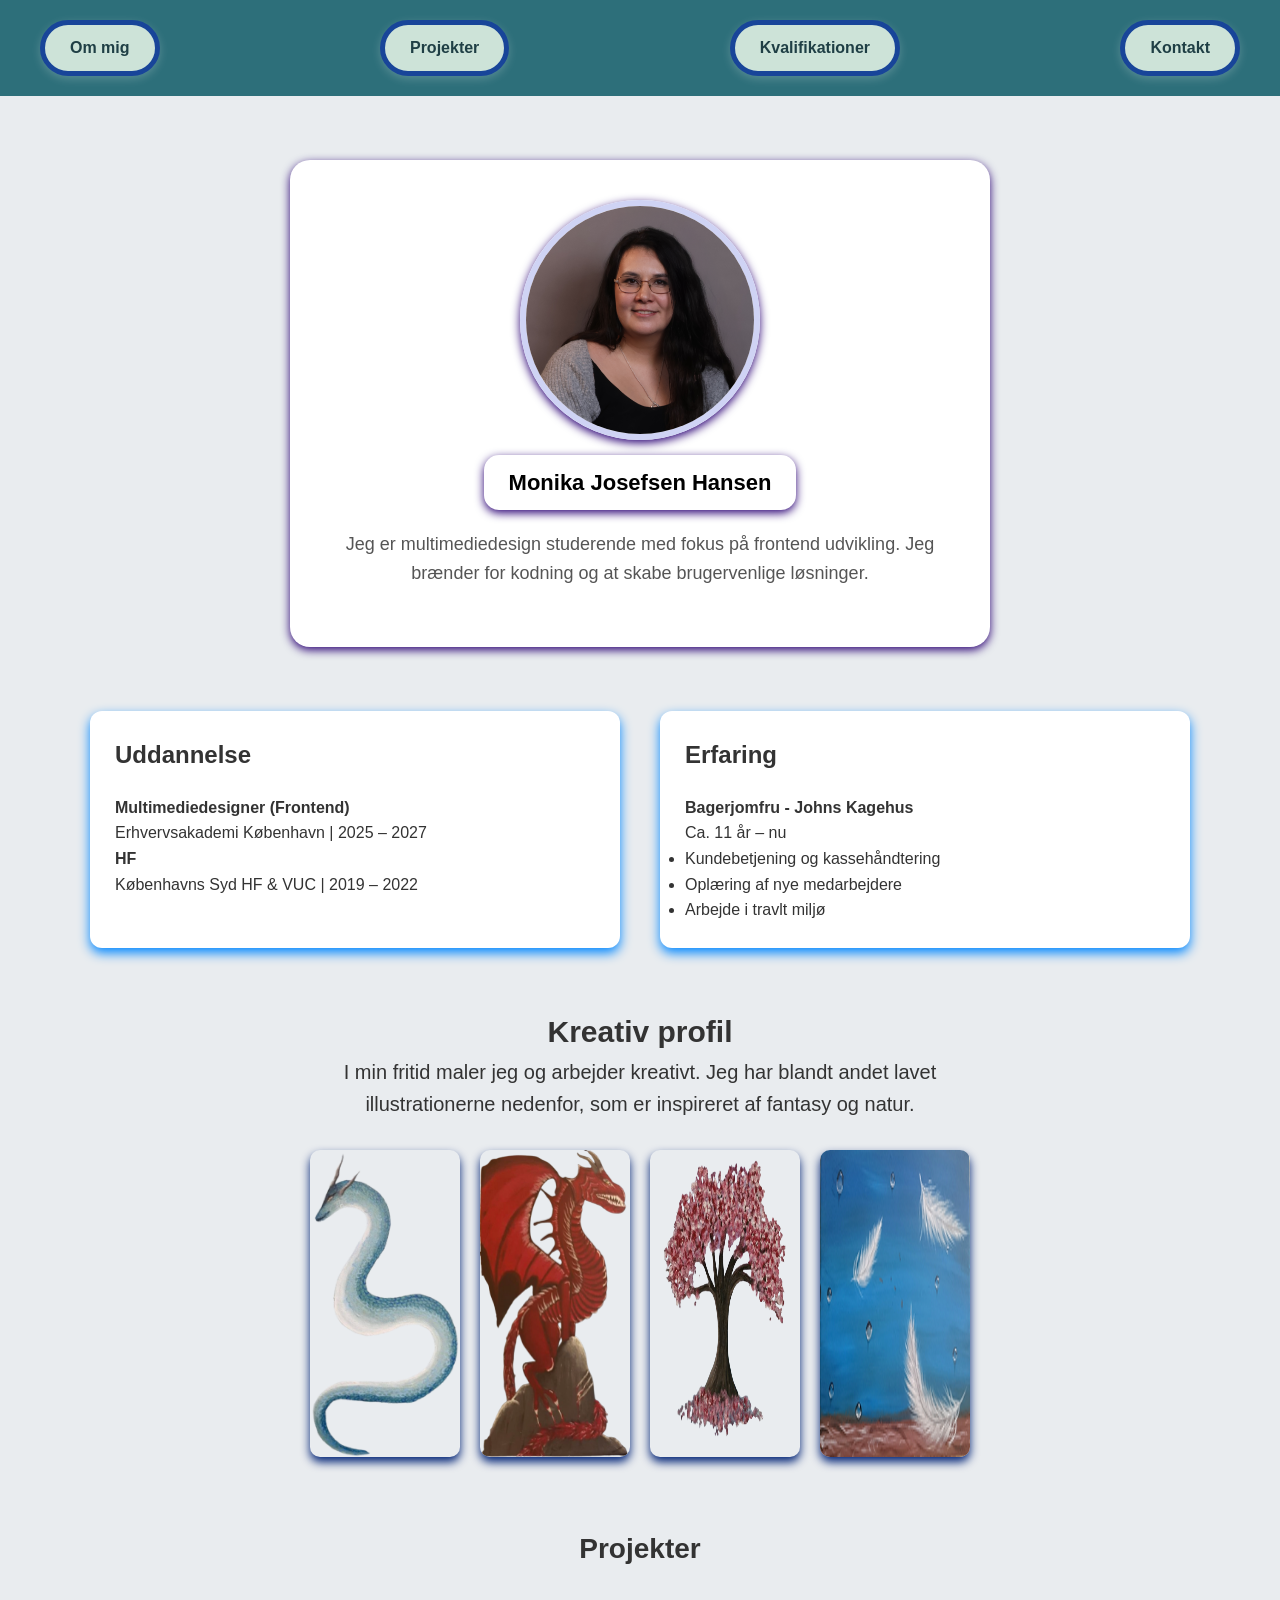
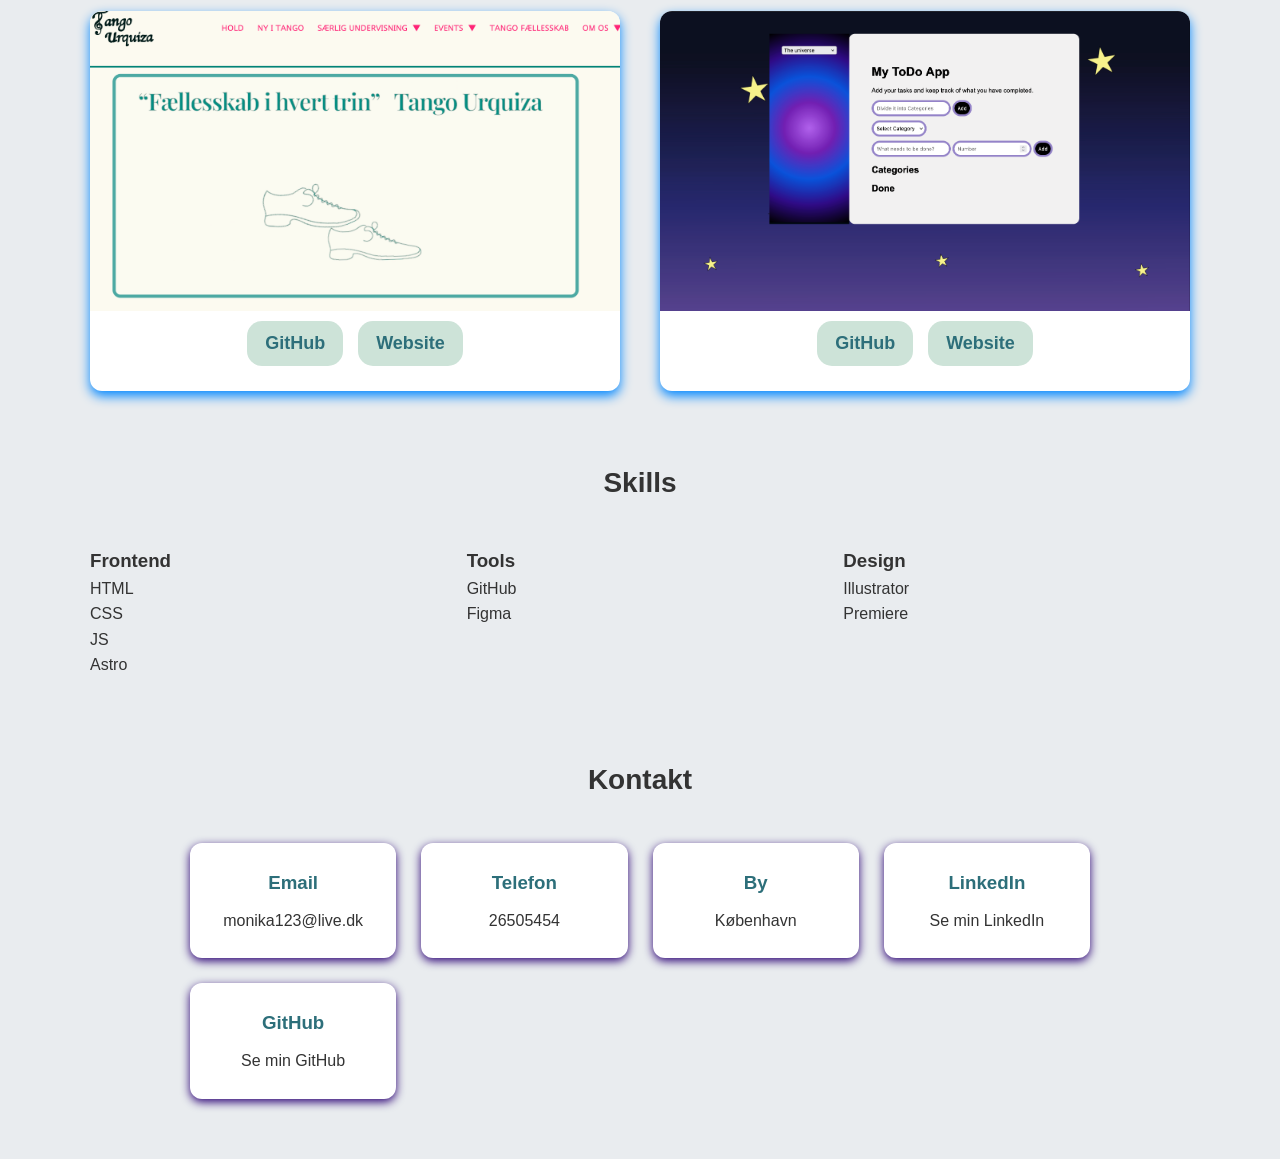
<file: index.html>
<!doctype html>
<html lang="da">
  <head>
    <meta charset="UTF-8" />
    <meta name="viewport" content="width=device-width, initial-scale=1.0" />
    <title>Monika Josefsen Hansen - Portfolio</title>
    <link rel="stylesheet" href="css.css" />
  </head>
  <body>
    <!-- Navigation -->
    <nav class="hero-nav">
      <a href="#om">Om mig</a>
      <a href="#projekter">Projekter</a>
      <a href="#kvalifikationer">Kvalifikationer</a>
      <a href="#kontakt">Kontakt</a>
    </nav>

    <!-- Header / Profil -->
    <header class="profile-header">
      <div class="profile-img-container">
        <img src="img/Monika-JPG.png" alt="Monika" class="monika-img" />
      </div>
      <h1>Monika Josefsen Hansen</h1>
      <section class="intro">
        <p>Jeg er multimediedesign studerende med fokus på frontend udvikling. Jeg brænder for kodning og at skabe brugervenlige løsninger.</p>
      </section>
    </header>

    <main class="container">
      <!-- Uddannelse & Erfaring -->
      <section id="om" class="grid-2">
        <div class="card">
          <h2 class="title-yellow">Uddannelse</h2>
          <div class="edu-item">
            <p><strong>Multimediedesigner (Frontend)</strong></p>
            <p>Erhvervsakademi København | 2025 – 2027</p>
          </div>
          <div class="edu-item">
            <p><strong>HF</strong></p>
            <p>Københavns Syd HF & VUC | 2019 – 2022</p>
          </div>
        </div>

        <div class="card">
          <h2 class="title-yellow">Erfaring</h2>
          <p><strong>Bagerjomfru - Johns Kagehus</strong></p>
          <p>Ca. 11 år – nu</p>
          <ul class="task-list">
            <li>Kundebetjening og kassehåndtering</li>
            <li>Oplæring af nye medarbejdere</li>
            <li>Arbejde i travlt miljø</li>
          </ul>
        </div>
      </section>

      <section class="creative-section">
        <div class="creative-text">
          <h2>Kreativ profil</h2>

          <p>I min fritid maler jeg og arbejder kreativt. Jeg har blandt andet lavet illustrationerne nedenfor, som er inspireret af fantasy og natur.</p>
        </div>

        <div class="creative-images">
          <img src="img/blue.png" alt="Illustration" />

          <img src="img/red.png" alt="Drage illustration" />

          <img src="img/blomster.png" alt="Træ illustration" />
          <img src="img/fjer.png" alt="Træ illustration" />
        </div>
      </section>

      <!-- Projekter -->
      <section id="projekter">
        <h2 class="section-center-title">Projekter</h2>
        <div class="grid-2">
          <article class="project-card">
            <img src="img/tango.png" alt="Projekt 1" />
            <div class="project-btns">
              <a href="https://github.com/Moni2206/Tangourquiza" class="btn">GitHub</a>
              <a href="https://tangourquizamonika.netlify.app/" class="btn">Website</a>
            </div>
          </article>
          <article class="project-card">
            <img src="img/TODO.png" alt="Projekt 2" />
            <div class="project-btns">
              <a href="https://github.com/Moni2206/Todo-app" class="btn">GitHub</a>
              <a href="https://moni2206.github.io/Todo-app/" class="btn">Website</a>
            </div>
          </article>
        </div>
      </section>

      <!-- Kvalifikationer -->
      <section id="kvalifikationer">
        <h2 class="section-center-title">Skills</h2>
        <div class="grid-3">
          <div class="skill-group">
            <h3>Frontend</h3>
            <div class="skill">
              <span>HTML</span>
              <div class="bar"><div class="level" style="width: 90%"></div></div>
            </div>
            <div class="skill">
              <span>CSS</span>
              <div class="bar"><div class="level" style="width: 85%"></div></div>
            </div>
            <div class="skill">
              <span>JS</span>
              <div class="bar"><div class="level" style="width: 60%"></div></div>
            </div>
            <div class="skill">
              <span>Astro</span>
              <div class="bar"><div class="level" style="width: 50%"></div></div>
            </div>
          </div>
          <div class="skill-group">
            <h3>Tools</h3>
            <div class="skill">
              <span>GitHub</span>
              <div class="bar"><div class="level" style="width: 75%"></div></div>
            </div>
            <div class="skill">
              <span>Figma</span>
              <div class="bar"><div class="level" style="width: 80%"></div></div>
            </div>
          </div>
          <div class="skill-group">
            <h3>Design</h3>
            <div class="skill">
              <span>Illustrator</span>
              <div class="bar"><div class="level" style="width: 70%"></div></div>
            </div>
            <div class="skill">
              <span>Premiere</span>
              <div class="bar"><div class="level" style="width: 50%"></div></div>
            </div>
          </div>
        </div>
      </section>
      <section id="kontakt" class="contact-section">
        <h2 class="section-center-title">Kontakt</h2>

        <div class="contact-grid">
          <div class="contact-item">
            <h3>Email</h3>

            <a href="mailto:monika123@live.dk"> monika123@live.dk </a>
          </div>

          <div class="contact-item">
            <h3>Telefon</h3>

            <a href="tel:1234567"> 26505454 </a>
          </div>

          <div class="contact-item">
            <h3>By</h3>

            <p>København</p>
          </div>

          <div class="contact-item">
            <h3>LinkedIn</h3>

            <a href="https://www.linkedin.com/in/monika-josefsen-hansen-5b53463b0/" target="_blank"> Se min LinkedIn </a>
          </div>

          <div class="contact-item">
            <h3>GitHub</h3>

            <a href="https://github.com/Moni2206" target="_blank"> Se min GitHub </a>
          </div>
        </div>
      </section>
    </main>

    <script src="js.js"></script>
  </body>
</html>
</file>
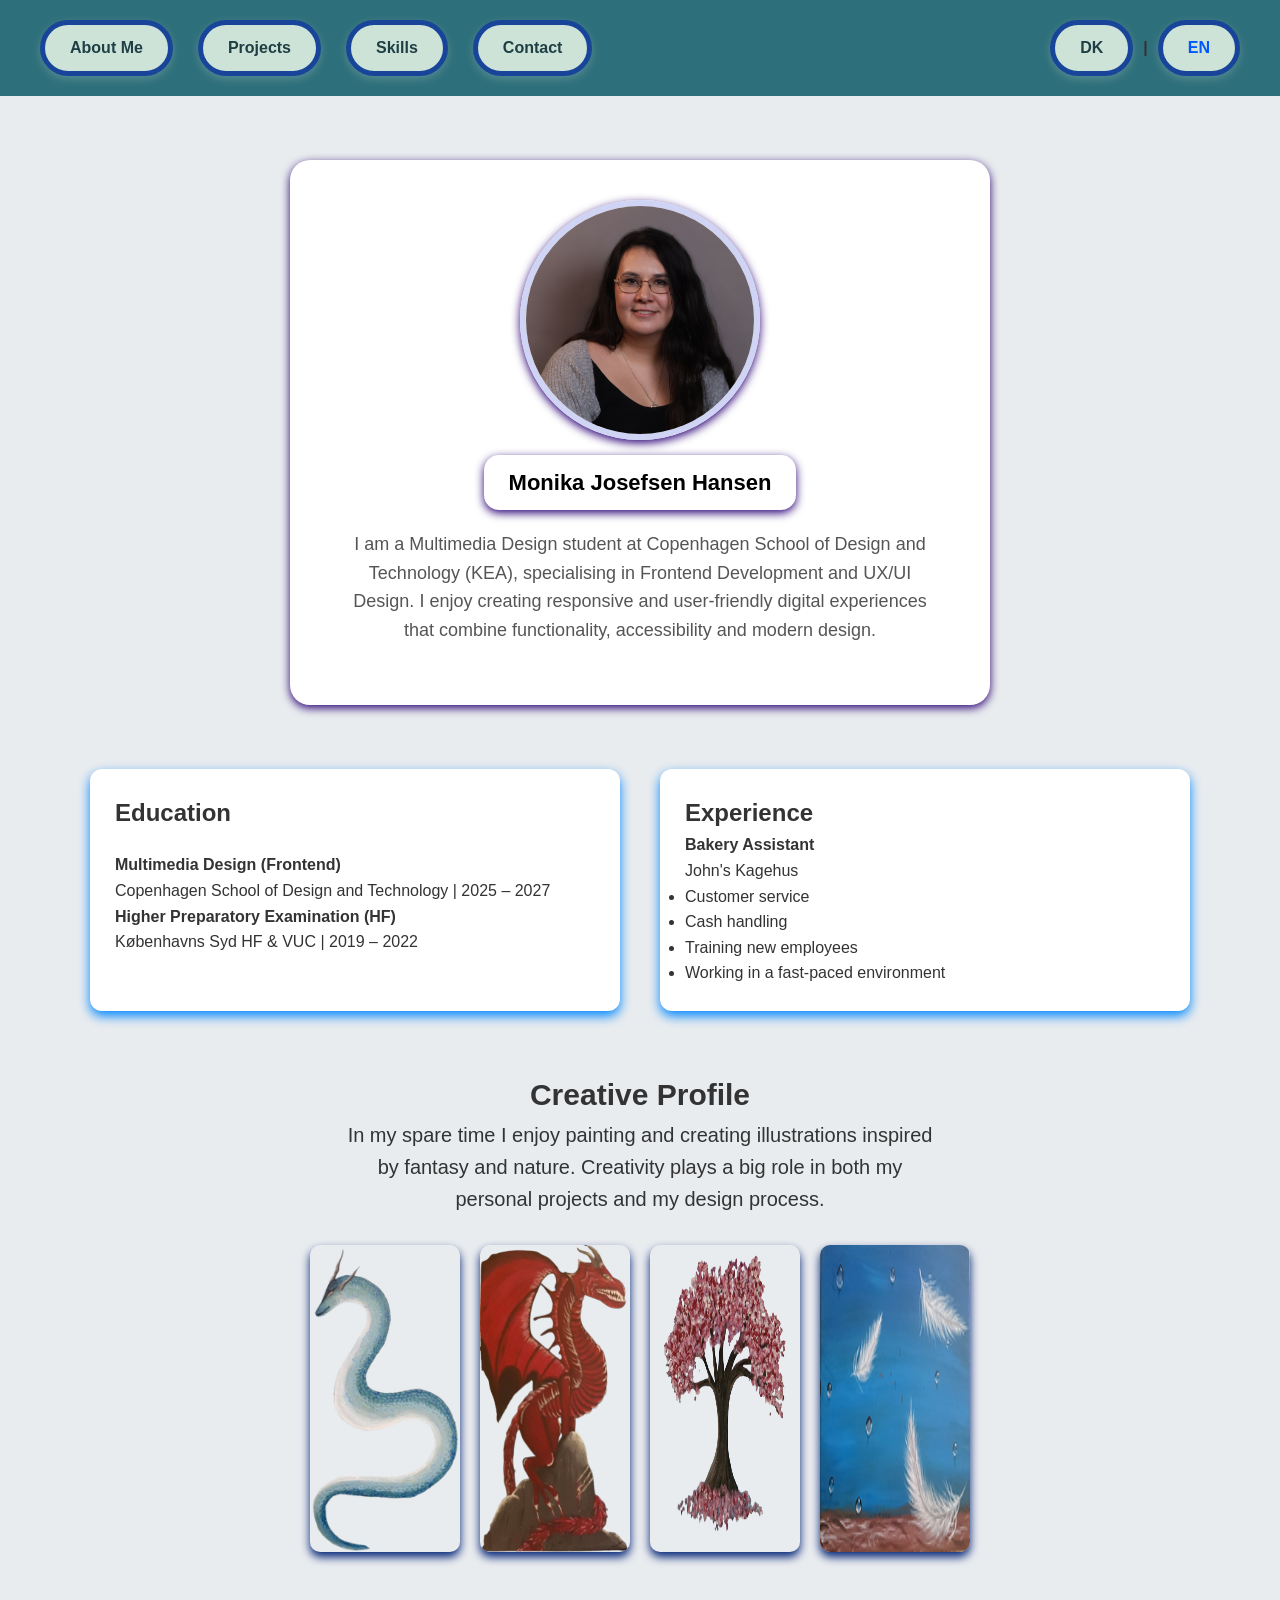
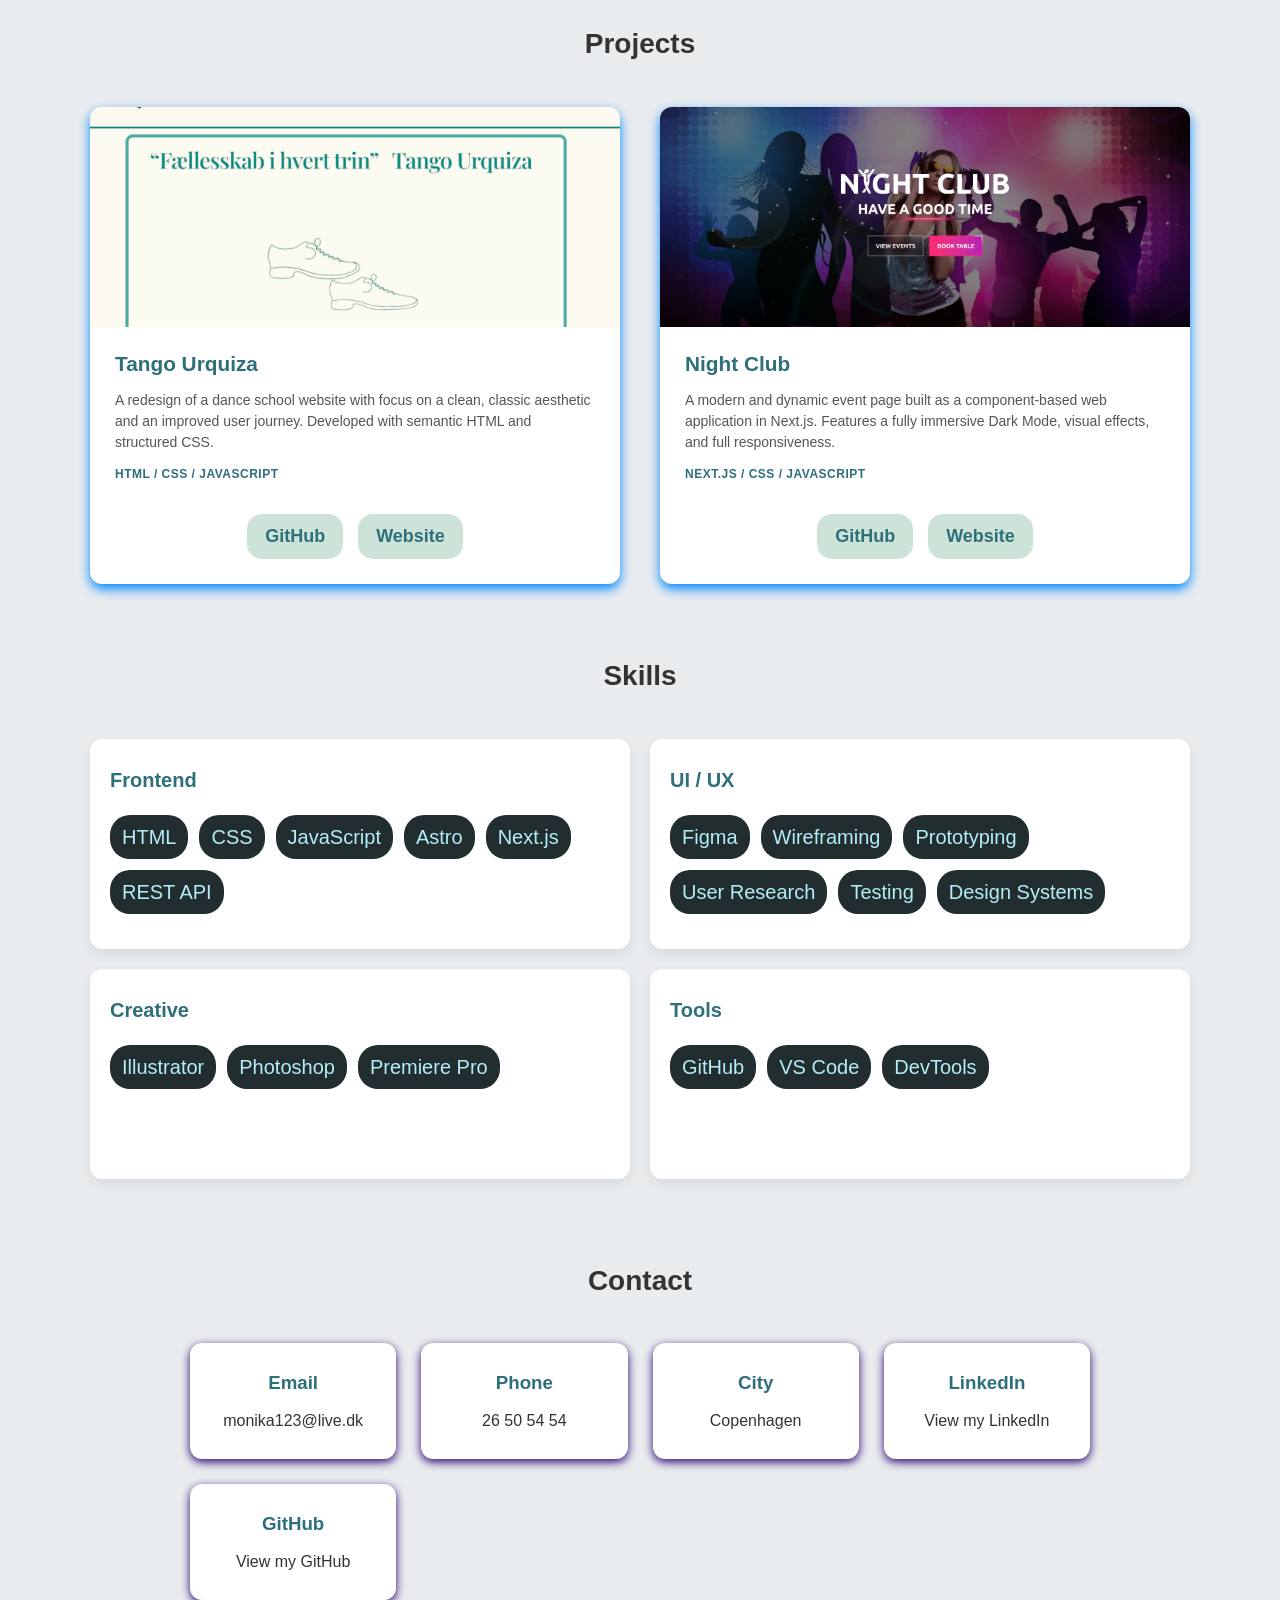
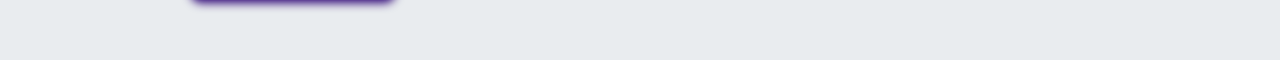
<file: en.html>
<!doctype html>
<html lang="en">
  <head>
    <meta charset="UTF-8" />
    <meta name="viewport" content="width=device-width, initial-scale=1.0" />
    <title>Monika Josefsen Hansen - Portfolio</title>
    <link rel="stylesheet" href="css.css" />
  </head>
  <body>
    <!-- Navigation -->
    <nav class="hero-nav">
      <div class="nav-links">
        <a href="#about">About Me</a>
        <a href="#projects">Projects</a>
        <a href="#skills">Skills</a>
        <a href="#contact">Contact</a>
      </div>

      <div class="language-switch">
        <a href="index.html">DK</a>
        <span>|</span>
        <a class="active" href="en.html">EN</a>
      </div>
    </nav>

    <!-- Header / Profile -->
    <header class="profile-header">
      <div class="profile-img-container">
        <img src="img/Monika-JPG.png" alt="Monika Josefsen Hansen" class="monika-img" />
      </div>
      <h1>Monika Josefsen Hansen</h1>
      <section class="intro">
        <p>
          I am a Multimedia Design student at Copenhagen School of Design and Technology (KEA), specialising in Frontend Development and UX/UI Design. I enjoy creating responsive and user-friendly digital experiences that combine functionality,
          accessibility and modern design.
        </p>
      </section>
    </header>

    <main class="container">
      <!-- Education & Experience -->
      <section id="about" class="grid-2">
        <div class="card">
          <h2 class="title-yellow">Education</h2>
          <div class="edu-item">
            <p><strong>Multimedia Design (Frontend)</strong></p>
            <p>Copenhagen School of Design and Technology | 2025 – 2027</p>
          </div>
          <div class="edu-item">
            <p><strong>Higher Preparatory Examination (HF)</strong></p>
            <p>Københavns Syd HF & VUC | 2019 – 2022</p>
          </div>
        </div>

        <div class="card">
          <h2>Experience</h2>
          <div class="exp-item">
            <p><strong>Bakery Assistant</strong></p>
            <p>John's Kagehus</p>
            <ul>
              <li>Customer service</li>
              <li>Cash handling</li>
              <li>Training new employees</li>
              <li>Working in a fast-paced environment</li>
            </ul>
          </div>
        </div>
      </section>

      <!-- Creative Profile -->
      <section class="creative-section">
        <div class="creative-text">
          <h2>Creative Profile</h2>
          <p>In my spare time I enjoy painting and creating illustrations inspired by fantasy and nature. Creativity plays a big role in both my personal projects and my design process.</p>
        </div>

        <div class="creative-images">
          <img src="img/blue.png" alt="Fantasy illustration in blue tones" />
          <img src="img/red.png" alt="Dragon illustration" />
          <img src="img/blomster.png" alt="Tree and flower illustration" />
          <img src="img/fjer.png" alt="Feather and nature illustration" />
        </div>
      </section>

      <!-- Projects -->
      <section id="projects">
        <h2 class="section-center-title">Projects</h2>

        <div class="projects-container">
          <!-- Project 1: Tango Urquiza -->
          <article class="project-card">
            <div class="project-img-container">
              <img src="img/tango.png" alt="Tango Urquiza Website Mockup" />
            </div>
            <div class="project-info">
              <h3>Tango Urquiza</h3>
              <p>A redesign of a dance school website with focus on a clean, classic aesthetic and an improved user journey. Developed with semantic HTML and structured CSS.</p>
              <span class="project-tech">HTML / CSS / JavaScript</span>
            </div>
            <div class="project-btns">
              <a href="https://github.com/Moni2206/Tangourquiza" target="_blank" class="btn">GitHub</a>
              <a href="https://tangourquizamonika.netlify.app/" target="_blank" class="btn">Website</a>
            </div>
          </article>

          <!-- Project 2: Night Club -->
          <article class="project-card">
            <div class="project-img-container">
              <img src="img/night-club.png" alt="Night Club Event App Mockup" />
            </div>
            <div class="project-info">
              <h3>Night Club</h3>
              <p>A modern and dynamic event page built as a component-based web application in Next.js. Features a fully immersive Dark Mode, visual effects, and full responsiveness.</p>
              <span class="project-tech">Next.js / CSS / JavaScript</span>
            </div>
            <div class="project-btns">
              <a href="https://github.com/Moni2206/night-club-2026" target="_blank" class="btn">GitHub</a>
              <a href="https://night-club-2026-five.vercel.app/" target="_blank" class="btn">Website</a>
            </div>
          </article>
        </div>
      </section>

      <!-- Skills -->
      <section id="skills">
        <h2 class="section-center-title">Skills</h2>

        <div class="skills-container">
          <div class="skill-card">
            <h3>Frontend</h3>
            <div class="tags">
              <span>HTML</span>
              <span>CSS</span>
              <span>JavaScript</span>
              <span>Astro</span>
              <span>Next.js</span>
              <span>REST API</span>
            </div>
          </div>

          <div class="skill-card">
            <h3>UI / UX</h3>
            <div class="tags">
              <span>Figma</span>
              <span>Wireframing</span>
              <span>Prototyping</span>
              <span>User Research</span>
              <span>Testing</span>
              <span>Design Systems</span>
            </div>
          </div>

          <div class="skill-card">
            <h3>Creative</h3>
            <div class="tags">
              <span>Illustrator</span>
              <span>Photoshop</span>
              <span>Premiere Pro</span>
            </div>
          </div>

          <div class="skill-card">
            <h3>Tools</h3>
            <div class="tags">
              <span>GitHub</span>
              <span>VS Code</span>
              <span>DevTools</span>
            </div>
          </div>
        </div>
      </section>

      <!-- Contact -->
      <section id="contact" class="contact-section">
        <h2 class="section-center-title">Contact</h2>

        <div class="contact-grid">
          <div class="contact-item">
            <h3>Email</h3>
            <a href="mailto:monika123@live.dk">monika123@live.dk</a>
          </div>

          <div class="contact-item">
            <h3>Phone</h3>
            <a href="tel:+4526505454">26 50 54 54</a>
          </div>

          <div class="contact-item">
            <h3>City</h3>
            <p>Copenhagen</p>
          </div>

          <div class="contact-item">
            <h3>LinkedIn</h3>
            <a href="https://www.linkedin.com/in/monika-josefsen-hansen-5b53463b0/" target="_blank">View my LinkedIn</a>
          </div>

          <div class="contact-item">
            <h3>GitHub</h3>
            <a href="https://github.com/Moni2206" target="_blank">View my GitHub</a>
          </div>
        </div>
      </section>
    </main>

    <script src="js.js"></script>
  </body>
</html>
</file>
<file: css.css>
/* RESET */
* {
  margin: 0;
  padding: 0;
  box-sizing: border-box;
}

/* BODY */
body {
  font-family: Arial, Helvetica, sans-serif;
  background: #e9ecef;
  color: #333;
  line-height: 1.6;
}

/* CONTAINER */
.container {
  width: 90%;
  max-width: 1100px;
  margin: auto;
}

/* NAVIGATION */
.hero-nav {
  background: #2d6f7a;
  display: flex;
  justify-content: center;
  gap: 30px;
  padding: 20px;
}

.hero-nav a {
  background: #cde3d8;
  padding: 10px 25px;
  border-radius: 35px;
  text-decoration: none;
  color: #1f3f45;
  font-weight: bold;
  transition: 0.3s;
  box-shadow: 0 3px 10px rgba(255, 255, 255, 0.2);
  border: 5px solid rgb(24, 69, 153);
}

.hero-nav a:hover {
  background: #b6d4c6;
  transform: translateY(-2px);
}

/* HEADER */
.profile-header {
  text-align: center;
  padding: 60px 0 30px;
}

.profile-img-container {
  width: 240px;
  height: 240px;
  margin: auto;
  border-radius: 50%;
  overflow: hidden;
  border: 6px solid rgb(207, 211, 244);
  box-shadow: 0 3px 10px rgb(42, 0, 116);
}

.monika-img {
  width: 100%;
  height: 100%;
  object-fit: cover;
}
.profile-header {
  max-width: 700px;
  margin: 4rem auto;
  padding: 40px;

  background: white;
  color: #333;

  border-radius: 20px;
  box-shadow: 0 3px 10px rgb(42, 0, 116);

  text-align: center;
}

.profile-header h1 {
  margin-top: 15px;
  background: white;
  color: black;
  display: inline-block;
  padding: 10px 25px;
  border-radius: 15px;
  font-size: 22px;
  box-shadow: 0 3px 10px rgb(42, 0, 116);
}
.profile-header p {
  margin-top: 10px;
  font-size: 18px;
  color: #555;
}
#languageBtn {
  margin-left: auto;
  padding: 10px 20px;
  border: none;
  border-radius: 30px;
  background: #1f3f45;
  color: white;
  font-weight: bold;
  cursor: pointer;
  transition: 0.3s;
}

.hero-nav {
  display: flex;
  justify-content: space-between;
  align-items: center;
  padding: 20px 40px;
}

.nav-links {
  display: flex;
  gap: 25px;
}

.language-switch {
  display: flex;
  align-items: center;
  gap: 10px;
  font-weight: bold;
}

.language-switch a {
  text-decoration: none;
  color: #1f3f45;
  transition: 0.3s;
}

.language-switch a:hover {
  color: #2d6f7a;
}

.language-switch .active {
  color: #0057ff;
}

/* INTRO */
.intro {
  max-width: 600px;
  margin: 20px auto;
  text-align: center;
  color: #555;
}

/* GRID */
.grid-2 {
  display: grid;
  grid-template-columns: 1fr 1fr;
  gap: 40px;
  margin-top: 40px;
}

.grid-3 {
  display: grid;
  grid-template-columns: repeat(3, 1fr);
  gap: 30px;
}

/* CARDS */
.card {
  background: white;
  padding: 25px;
  border-radius: 12px;
  box-shadow: 0 5px 12px rgb(0, 135, 255);
}

/* TITLES */
.section-center-title {
  text-align: center;
  margin: 70px 0 40px;
  font-size: 28px;
}

.title-yellow {
  margin-bottom: 20px;
}

/* CREATIVE SECTION */
.creative-section {
  margin-top: 60px;
  text-align: center;
}

.creative-text {
  max-width: 600px;
  margin: auto;
  margin-bottom: 30px;
  font-size: 20px;
}

.creative-images {
  display: flex;
  justify-content: center;
  gap: 20px;
  flex-wrap: wrap;
}

.creative-images img {
  width: 150px;
  border-radius: 10px;
  box-shadow: 0 5px 10px rgb(0, 35, 118);
  transition: 0.3s;
}

.creative-images img:hover {
  transform: scale(1.1);
}

/* NEW PROJECTS LAYOUT */
.projects-container {
  display: grid;
  grid-template-columns: repeat(auto-fit, minmax(300px, 1fr));
  gap: 40px;
  margin-top: 40px;
}

.project-card {
  background: white;
  border-radius: 12px;
  overflow: hidden;
  box-shadow: 0 5px 12px rgb(0, 135, 255);
  transition: 0.3s;
  display: flex;
  flex-direction: column;
  justify-content: space-between;
}

.project-card:hover {
  transform: translateY(-5px);
}

.project-img-container {
  width: 100%;
  height: 220px;
  overflow: hidden;
}

.project-card img {
  width: 100%;
  height: 100%;
  object-fit: cover;
  border-radius: 0;
}

.project-info {
  padding: 20px 25px;
  text-align: left;
  flex-grow: 1;
}

.project-info h3 {
  color: #2d6f7a;
  font-size: 1.3rem;
  margin-bottom: 10px;
}

.project-info p {
  color: #555;
  font-size: 14px;
  line-height: 1.5;
  margin-bottom: 12px;
}

.project-tech {
  display: block;
  font-size: 12px;
  font-weight: bold;
  color: #2d6f7a;
  text-transform: uppercase;
  letter-spacing: 0.5px;
}

.project-btns {
  margin-top: 10px;
  padding: 0 25px 25px 25px;
  display: flex;
  justify-content: center;
  gap: 15px;
}

.btn {
  background: #cde3d8;
  padding: 8px 18px;
  border-radius: 15px;
  text-decoration: none;
  color: #2d6f7a;
  font-weight: bold;
  transition: 0.3s;
  font-size: 18px;
}

.btn:hover {
  background: #343e39;
  color: #cde3d8;
}

/* NEW SKILLS LAYOUT (Billede 1) */
.skills-container {
  display: grid;
  grid-template-columns: repeat(auto-fit, minmax(420px, 1fr));
  grid-template-rows: 1fr 1fr;
  gap: 20px;
  margin-top: 30px;
  align-items: stretch;
}

.skill-card {
  background: white;
  padding: 25px 20px 35px 20px;
  border-radius: 12px;
  box-shadow: 0 5px 12px rgba(0, 0, 0, 0.08);
  display: flex;
  flex-direction: column;
}

.skill-card h3 {
  margin-bottom: 19px;
  color: #2d6f7a;
  font-size: 1.25rem;
}

.tags {
  display: flex;
  flex-wrap: wrap;
  gap: 11px;
}

.tags span {
  background: #222d2f;
  color: #b4edf7;
  padding: 6px 12px;
  border-radius: 20px;
  font-size: 20px;
  font-weight: 500;
  display: inline-block;
}

.tags span:hover {
  background: #9fc1fa;
  color: #222d2f;
  cursor: pointer;
}

/* CONTACT */
.contact-section {
  margin-top: 80px;
  padding-bottom: 60px;
}

.contact-grid {
  display: grid;
  grid-template-columns: repeat(auto-fit, minmax(200px, 1fr));
  gap: 25px;
  max-width: 900px;
  margin: auto;
}

.contact-item {
  background: white;
  padding: 25px;
  border-radius: 12px;
  text-align: center;
  box-shadow: 0 3px 10px rgb(42, 0, 116);
  transition: 0.3s;
}

.contact-item:hover {
  transform: translateY(-5px);
  box-shadow: 0 10px 25px rgba(0, 0, 0, 0.15);
}

.contact-item h3 {
  margin-bottom: 10px;
  color: #2d6f7a;
}

.contact-item a {
  text-decoration: none;
  color: #333;
  font-weight: 500;
}

.contact-item a:hover {
  color: #2d6f7a;
}

/* RESPONSIVE */
@media (max-width: 900px) {
  .grid-2,
  .projects-container {
    grid-template-columns: 1fr;
  }
  .grid-3 {
    grid-template-columns: 1fr;
  }
  .hero-nav {
    flex-wrap: wrap;
  }
}
</file>
